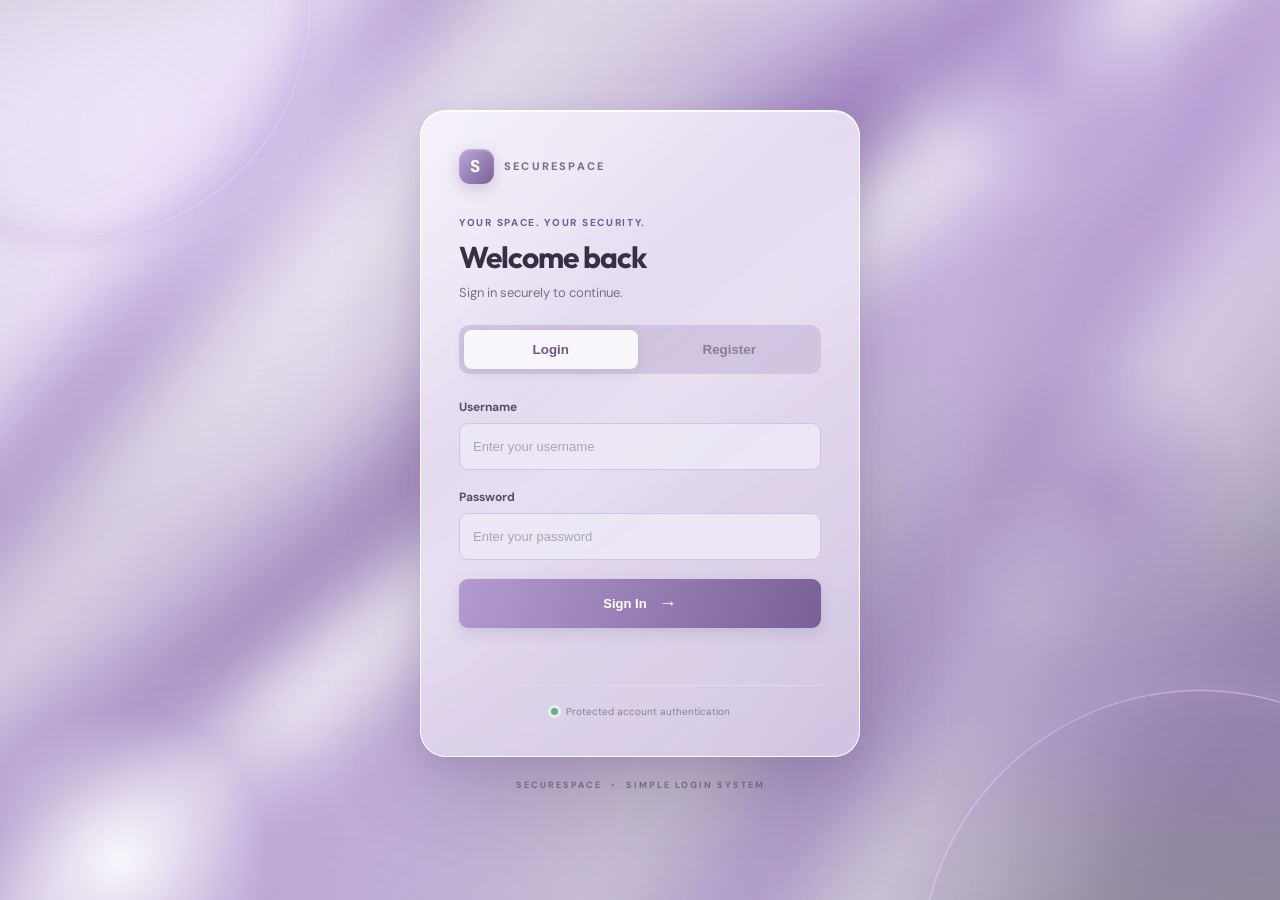
<file: index.html>
<!DOCTYPE html>
<html lang="en">
<head>
    <meta charset="UTF-8">
    <meta name="viewport" content="width=device-width, initial-scale=1.0">
    <meta name="theme-color" content="#dedee5">
    <title>SecureSpace | Authentication</title>
    <link rel="stylesheet" href="style.css">
</head>
<body>
    <div class="ambient ambient-one"></div>
    <div class="ambient ambient-two"></div>
    <div class="ambient ambient-three"></div>
    <div class="orbit orbit-one"></div>
    <div class="orbit orbit-two"></div>

    <main class="page">
        <section class="login-card">
            <div class="brand">
                <div class="brand-icon">S</div>
                <span>SECURESPACE</span>
            </div>

            <div class="heading">
                <p class="eyebrow">YOUR SPACE. YOUR SECURITY.</p>
                <h1 id="formTitle">Welcome back</h1>
                <p id="formSubtitle">Sign in securely to continue.</p>
            </div>

            <div class="tabs">
                <button type="button" id="loginTab" class="tab active">Login</button>
                <button type="button" id="registerTab" class="tab">Register</button>
            </div>

            <form id="loginForm">
                <label for="loginUsername">Username</label>
                <input type="text" id="loginUsername"
                       placeholder="Enter your username"
                       autocomplete="username" required>

                <label for="loginPassword">Password</label>
                <input type="password" id="loginPassword"
                       placeholder="Enter your password"
                       autocomplete="current-password" required>

                <button type="submit" class="submit-btn" id="loginButton">
                    Sign In <span>→</span>
                </button>
            </form>

            <form id="registerForm" class="hidden">
                <label for="registerUsername">Username</label>
                <input type="text" id="registerUsername"
                       placeholder="Create a username"
                       minlength="3" maxlength="30"
                       autocomplete="username" required>

                <label for="registerPassword">Create Password</label>
                <div class="password-wrap">
                    <input type="password" id="registerPassword"
                           placeholder="Create a strong password"
                           autocomplete="new-password" required>
                    <button type="button" id="togglePassword" class="eye-btn"
                            aria-label="Show password">Show</button>
                </div>

                <div class="strength-area">
                    <div class="strength-track">
                        <div id="strengthBar"></div>
                    </div>
                    <p id="strengthLabel">Password strength: Not entered</p>
                    <ul id="passwordRules">
                        <li data-rule="length">At least 10 characters</li>
                        <li data-rule="upper">One uppercase letter</li>
                        <li data-rule="lower">One lowercase letter</li>
                        <li data-rule="number">One number</li>
                        <li data-rule="special">One special character</li>
                        <li data-rule="sequence">Avoid common sequences</li>
                    </ul>
                </div>

                <button type="button" id="suggestPassword" class="suggest-btn">
                    ✦ Suggest a strong password
                </button>

                <button type="submit" class="submit-btn" id="registerButton" disabled>
                    Create Account <span>→</span>
                </button>
            </form>

            <p id="message" role="status" aria-live="polite"></p>

            <div class="card-footer">
                <span class="secure-dot"></span>
                Protected account authentication
            </div>
        </section>

        <p class="page-footer">SECURESPACE <span>•</span> SIMPLE LOGIN SYSTEM</p>
    </main>

    <script src="script.js"></script>
</body>
</html>
</file>
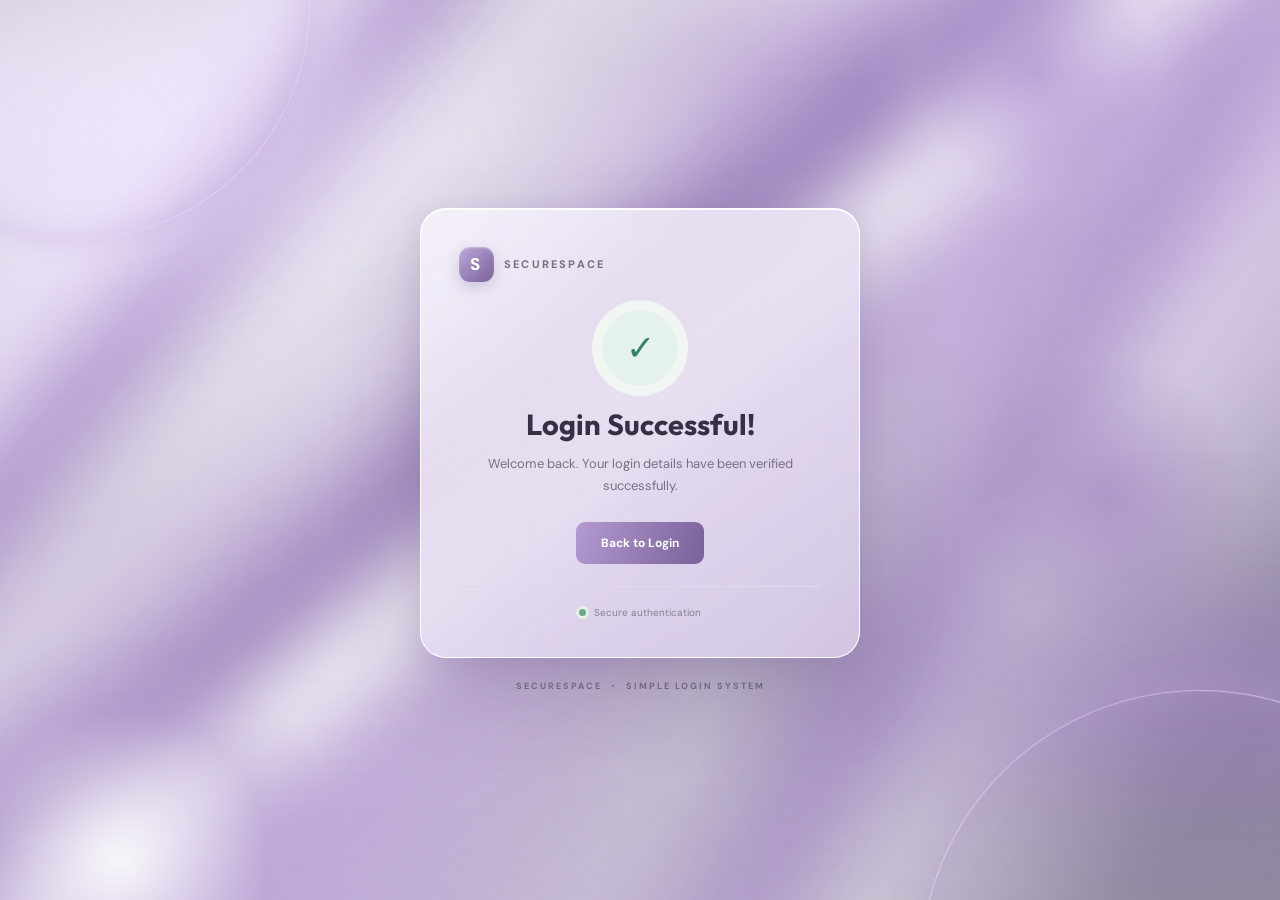
<file: success.html>
<!DOCTYPE html>
<html lang="en">
<head>
    <meta charset="UTF-8">
    <meta name="viewport" content="width=device-width, initial-scale=1.0">
    <title>Login Successful | SecureSpace</title>
    <link rel="stylesheet" href="style.css">
</head>
<body>
    <div class="ambient ambient-one"></div>
    <div class="ambient ambient-two"></div>
    <div class="ambient ambient-three"></div>
    <div class="orbit orbit-one"></div>
    <div class="orbit orbit-two"></div>

    <main class="page">
        <section class="login-card success-card">
            <div class="brand">
                <div class="brand-icon">S</div>
                <span>SECURESPACE</span>
            </div>

            <div class="success-symbol">✓</div>

            <h1>Login Successful!</h1>
            <p>Welcome back. Your login details have been verified successfully.</p>

            <a href="index.html" class="back-btn">Back to Login</a>

            <div class="card-footer">
                <span class="secure-dot"></span>
                Secure authentication
            </div>
        </section>

        <p class="page-footer">SECURESPACE <span>•</span> SIMPLE LOGIN SYSTEM</p>
    </main>
</body>
</html>
</file>
<file: style.css>
@import url('https://fonts.googleapis.com/css2?family=DM+Sans:wght@400;500;600;700;800&family=Outfit:wght@400;500;600;700;800&display=swap');

/* ==========================================
   ASH × LAVENDER — PREMIUM AESTHETIC THEME
========================================== */

* {
    margin: 0;
    padding: 0;
    box-sizing: border-box;
}

:root {
    --ink: #353044;
    --muted: #777184;
    --lavender: #aa8dcc;
    --lavender-dark: #765b96;
    --line: #d2c5e2;
}

html {
    min-height: 100%;
    background: #aaa5b3;
}

body {
    min-height: 100vh;
    overflow-x: hidden;
    position: relative;
    isolation: isolate;

    font-family: 'DM Sans', sans-serif;
    color: var(--ink);

    background:
        radial-gradient(
            ellipse at 12% 15%,
            rgba(245,239,252,.95),
            transparent 37%
        ),
        radial-gradient(
            ellipse at 88% 12%,
            rgba(178,151,210,.85),
            transparent 42%
        ),
        radial-gradient(
            ellipse at 15% 90%,
            rgba(190,174,211,.75),
            transparent 40%
        ),
        radial-gradient(
            ellipse at 90% 85%,
            rgba(133,124,150,.75),
            transparent 42%
        ),
        linear-gradient(
            135deg,
            #aaa6b2,
            #d9d0e3 42%,
            #b9b0c5 72%,
            #9995a4
        );
}

/* ==========================================
   FLOWING SILK WAVES
========================================== */

body::before {
    content: "";
    position: fixed;
    inset: -45%;
    z-index: -2;
    pointer-events: none;

    background:
        linear-gradient(
            145deg,
            transparent 24%,
            rgba(255,255,255,.12) 29%,
            rgba(240,229,255,.75) 32%,
            rgba(163,133,201,.72) 35%,
            rgba(255,255,255,.3) 38%,
            transparent 45%
        ),
        linear-gradient(
            155deg,
            transparent 38%,
            rgba(197,176,223,.35) 42%,
            rgba(139,108,177,.78) 46%,
            rgba(255,255,255,.8) 49%,
            rgba(188,163,216,.65) 52%,
            transparent 59%
        ),
        linear-gradient(
            135deg,
            transparent 52%,
            rgba(255,255,255,.25) 56%,
            rgba(173,149,204,.75) 60%,
            rgba(244,237,251,.55) 63%,
            transparent 70%
        );

    filter: blur(23px);
    opacity: .95;

    transform: rotate(-15deg) scale(1.1);
    animation: silkMovement 22s ease-in-out infinite alternate;
    will-change: transform;
}

body::after {
    content: "";
    position: fixed;
    inset: -40%;
    z-index: -1;
    pointer-events: none;

    background:
        radial-gradient(
            ellipse 35% 18% at 20% 30%,
            rgba(235,224,250,.95),
            transparent 75%
        ),
        radial-gradient(
            ellipse 32% 15% at 75% 65%,
            rgba(153,125,191,.75),
            transparent 75%
        ),
        radial-gradient(
            ellipse 25% 12% at 55% 15%,
            rgba(255,255,255,.9),
            transparent 75%
        ),
        radial-gradient(
            ellipse 30% 17% at 35% 80%,
            rgba(190,169,219,.55),
            transparent 75%
        );

    filter: blur(45px);
    opacity: .85;

    animation: glowMovement 17s ease-in-out infinite alternate;
    will-change: transform;
}

@keyframes silkMovement {
    0% {
        transform: translate(-5%, -4%) rotate(-15deg) scale(1.1);
    }

    50% {
        transform: translate(4%, 3%) rotate(-10deg) scale(1.18);
    }

    100% {
        transform: translate(-2%, 7%) rotate(-19deg) scale(1.13);
    }
}

@keyframes glowMovement {
    0% {
        transform: translate(-3%, -2%) scale(1);
    }

    50% {
        transform: translate(4%, 3%) scale(1.12);
    }

    100% {
        transform: translate(-2%, 5%) scale(1.05);
    }
}

/* ==========================================
   AMBIENT LIGHTS
========================================== */

.ambient {
    position: fixed;
    pointer-events: none;
    border-radius: 50%;
    z-index: 0;
    filter: blur(2px);
}

.ambient-one {
    width: 360px;
    height: 360px;
    top: -110px;
    right: 5%;

    background: radial-gradient(
        circle,
        rgba(166,137,205,.65),
        rgba(205,188,228,.2) 48%,
        transparent 72%
    );

    animation: ambientFloat 12s ease-in-out infinite alternate;
}

.ambient-two {
    width: 440px;
    height: 440px;
    bottom: -180px;
    left: -100px;

    background: radial-gradient(
        circle,
        rgba(255,255,255,.8),
        rgba(185,163,213,.35) 48%,
        transparent 72%
    );

    animation: ambientFloat 15s ease-in-out infinite alternate-reverse;
}

.ambient-three {
    width: 270px;
    height: 270px;
    top: 40%;
    right: 3%;

    background: radial-gradient(
        circle,
        rgba(151,119,190,.55),
        transparent 72%
    );

    animation: ambientFloat 10s ease-in-out infinite alternate;
}

@keyframes ambientFloat {
    from {
        transform: translate3d(0, 0, 0) scale(.9);
    }

    to {
        transform: translate3d(-25px, 30px, 0) scale(1.12);
    }
}

/* ==========================================
   TRANSLUCENT GLASS RINGS
========================================== */

.orbit {
    position: fixed;
    pointer-events: none;
    border-radius: 50%;
    z-index: 0;

    border: 1px solid rgba(226,211,246,.8);

    box-shadow:
        inset 0 0 35px rgba(176,146,211,.28),
        0 0 35px rgba(164,133,201,.3),
        0 0 80px rgba(255,255,255,.15);
}

.orbit-one {
    width: 470px;
    height: 470px;
    top: -230px;
    left: -160px;
    transform: rotate(-25deg);
}

.orbit-two {
    width: 560px;
    height: 560px;
    bottom: -350px;
    right: -200px;
    transform: rotate(20deg);
}

/* ==========================================
   PAGE
========================================== */

.page {
    min-height: 100vh;
    position: relative;
    z-index: 1;

    display: flex;
    flex-direction: column;
    justify-content: center;
    align-items: center;

    padding: 35px 18px;
}

/* ==========================================
   LOGIN CARD
========================================== */

.login-card {
    width: 100%;
    max-width: 440px;
    padding: 38px;
    border-radius: 26px;

    background: linear-gradient(
        145deg,
        rgba(246,242,251,.9),
        rgba(215,203,231,.84)
    );

    border: 1px solid rgba(255,255,255,.95);

    box-shadow:
        0 30px 85px rgba(63,53,83,.22),
        0 8px 28px rgba(139,105,179,.2),
        inset 0 1px 0 rgba(255,255,255,.95);

    backdrop-filter: blur(25px);
    -webkit-backdrop-filter: blur(25px);

    animation: appear .7s ease;
}

@keyframes appear {
    from {
        opacity: 0;
        transform: translateY(22px) scale(.98);
    }

    to {
        opacity: 1;
        transform: translateY(0) scale(1);
    }
}

/* ==========================================
   BRAND
========================================== */

.brand {
    display: flex;
    align-items: center;
    gap: 10px;

    color: #777184;
    font-size: 11px;
    font-weight: 800;
    letter-spacing: 2.2px;
}

.brand-icon {
    width: 35px;
    height: 35px;

    display: grid;
    place-items: center;

    border-radius: 11px;

    color: white;
    font-size: 17px;

    background: linear-gradient(
        135deg,
        #bda7dc,
        #796096
    );

    box-shadow:
        0 5px 15px rgba(112,101,143,.28),
        inset 0 1px 2px rgba(255,255,255,.4);
}

/* ==========================================
   HEADING
========================================== */

.heading {
    margin: 32px 0 24px;
}

.eyebrow {
    margin-bottom: 9px;

    color: var(--lavender-dark);
    font-size: 10px;
    font-weight: 800;
    letter-spacing: 1.7px;
}

.heading h1 {
    margin-bottom: 8px;

    font-family: 'Outfit', sans-serif;
    font-size: 30px;
    font-weight: 700;
    letter-spacing: -1px;
}

.heading > p:last-child {
    color: var(--muted);
    font-size: 13px;
}

/* ==========================================
   TABS
========================================== */

.tabs {
    display: flex;
    gap: 5px;

    padding: 5px;
    margin-bottom: 25px;

    border-radius: 11px;
    background: rgba(202,188,221,.75);
}

.tab {
    flex: 1;

    padding: 12px;

    border: 0;
    border-radius: 8px;

    background: transparent;
    color: #85818f;

    font-weight: 700;
    cursor: pointer;

    transition: .2s;
}

.tab.active {
    color: #70558e;
    background: rgba(250,247,253,.98);

    box-shadow: 0 3px 14px rgba(45,40,60,.09);
}

/* ==========================================
   FORM
========================================== */

form label {
    display: block;
    margin-bottom: 8px;

    color: #55515f;
    font-size: 12px;
    font-weight: 700;
}

form input {
    width: 100%;
    height: 47px;

    padding: 0 13px;
    margin-bottom: 19px;

    border: 1px solid #d1c3e2;
    border-radius: 9px;

    outline: none;

    background: rgba(238,232,246,.9);
    color: var(--ink);

    font-size: 13px;
    transition: .25s;
}

form input:focus {
    border-color: #9d7cbe;
    background: #faf8fd;

    box-shadow:
        0 0 0 3px rgba(157,124,190,.2),
        0 4px 15px rgba(155,137,192,.1);
}

form input::placeholder {
    color: #aaa4b5;
}

/* ==========================================
   PASSWORD
========================================== */

.password-wrap {
    position: relative;
}

.password-wrap input {
    padding-right: 65px;
}

.eye-btn {
    position: absolute;
    top: 0;
    right: 10px;

    height: 47px;

    border: 0;
    background: transparent;

    color: var(--lavender-dark);
    font-size: 11px;
    font-weight: 700;

    cursor: pointer;
}

/* ==========================================
   PASSWORD STRENGTH
========================================== */

.strength-area {
    margin: -8px 0 17px;
}

.strength-track {
    height: 6px;
    overflow: hidden;

    border-radius: 10px;
    background: #e1d9eb;
}

#strengthBar {
    width: 0;
    height: 100%;

    border-radius: inherit;
    background: #9b7abe;

    transition: width .25s, background .25s;
}

#strengthLabel {
    margin: 8px 0;

    color: var(--muted);
    font-size: 11px;
    font-weight: 700;
}

#passwordRules {
    display: grid;
    grid-template-columns: 1fr 1fr;
    gap: 7px 10px;

    padding: 0;
    list-style: none;
}

#passwordRules li {
    color: #96909f;
    font-size: 10px;
}

#passwordRules li::before {
    content: "○";
    margin-right: 5px;
}

#passwordRules li.valid {
    color: #368366;
}

#passwordRules li.valid::before {
    content: "✓";
}

/* ==========================================
   PASSWORD SUGGESTION
========================================== */

.suggest-btn {
    width: 100%;

    padding: 11px;
    margin: 0 0 17px;

    border: 1px solid #c9b6df;
    border-radius: 9px;

    background: rgba(231,221,241,.95);
    color: #765b96;

    font-size: 11px;
    font-weight: 700;

    cursor: pointer;
    transition: .25s;
}

.suggest-btn:hover {
    background: #ded0ec;
    border-color: #ad94cc;

    box-shadow: 0 5px 15px rgba(112,101,143,.14);
}

/* ==========================================
   SUBMIT BUTTON
========================================== */

.submit-btn {
    width: 100%;
    height: 49px;

    display: flex;
    align-items: center;
    justify-content: center;
    gap: 12px;

    border: 0;
    border-radius: 9px;

    background: linear-gradient(
        110deg,
        #b39bd2,
        #796096
    );

    color: white;
    font-size: 13px;
    font-weight: 700;

    cursor: pointer;
    transition: .25s;

    box-shadow: 0 5px 15px rgba(112,101,143,.2);
}

.submit-btn:hover:not(:disabled) {
    transform: translateY(-2px);

    box-shadow: 0 10px 23px rgba(112,101,143,.32);
}

.submit-btn:disabled {
    opacity: .45;
    cursor: not-allowed;
}

.submit-btn span {
    font-size: 18px;
}

/* ==========================================
   MESSAGE
========================================== */

#message {
    min-height: 20px;
    margin-top: 15px;

    text-align: center;
    font-size: 12px;
    font-weight: 700;
}

#message.success {
    color: #27845e;
}

#message.error {
    color: #c05260;
}

#message.info {
    color: var(--lavender-dark);
}

.hidden {
    display: none;
}

/* ==========================================
   CARD FOOTER
========================================== */

.card-footer {
    display: flex;
    justify-content: center;
    align-items: center;
    gap: 8px;

    padding-top: 19px;
    margin-top: 22px;

    border-top: 1px solid #e1d8eb;

    color: #85808f;
    font-size: 10px;
}

.secure-dot {
    width: 7px;
    height: 7px;

    border-radius: 50%;
    background: #70a78c;

    box-shadow: 0 0 0 3px #e5f1e9;
}

/* ==========================================
   PAGE FOOTER
========================================== */

.page-footer {
    margin-top: 22px;

    color: #777184;
    font-size: 9px;
    font-weight: 700;
    letter-spacing: 2px;
}

.page-footer span {
    padding: 0 5px;
    color: #9477b5;
}

/* ==========================================
   SUCCESS PAGE
========================================== */

.success-card {
    text-align: center;
}

.success-symbol {
    width: 76px;
    height: 76px;

    display: grid;
    place-items: center;

    margin: 28px auto 20px;

    border-radius: 50%;

    background: #e5f2eb;
    color: #368366;

    font-size: 35px;

    box-shadow: 0 0 0 10px #f1f6f2;
}

.success-card h1 {
    margin-bottom: 10px;

    font-family: 'Outfit', sans-serif;
    font-size: 29px;
}

.success-card p {
    color: var(--muted);
    font-size: 13px;
    line-height: 1.7;
}

.back-btn {
    display: inline-block;

    margin-top: 25px;
    padding: 13px 25px;

    border-radius: 9px;

    background: linear-gradient(
        110deg,
        #b39bd2,
        #796096
    );

    color: white;
    text-decoration: none;

    font-size: 12px;
    font-weight: 700;

    transition: .2s;
}

.back-btn:hover {
    transform: translateY(-2px);

    box-shadow: 0 8px 18px rgba(112,101,143,.3);
}

/* ==========================================
   MOBILE RESPONSIVE
========================================== */

@media (max-width: 480px) {
    .login-card {
        padding: 28px 22px;
        border-radius: 19px;
    }

    .heading h1 {
        font-size: 26px;
    }

    #passwordRules {
        grid-template-columns: 1fr 1fr;
    }

    .ambient-one {
        width: 230px;
        height: 230px;
    }

    .ambient-two {
        width: 280px;
        height: 280px;
    }

    .orbit-one {
        width: 300px;
        height: 300px;
    }

    .orbit-two {
        width: 350px;
        height: 350px;
    }
}

/* ==========================================
   REDUCED MOTION
========================================== */

@media (prefers-reduced-motion: reduce) {
    body::before,
    body::after,
    .ambient-one,
    .ambient-two,
    .ambient-three,
    .login-card {
        animation: none;
    }
}
</file>
